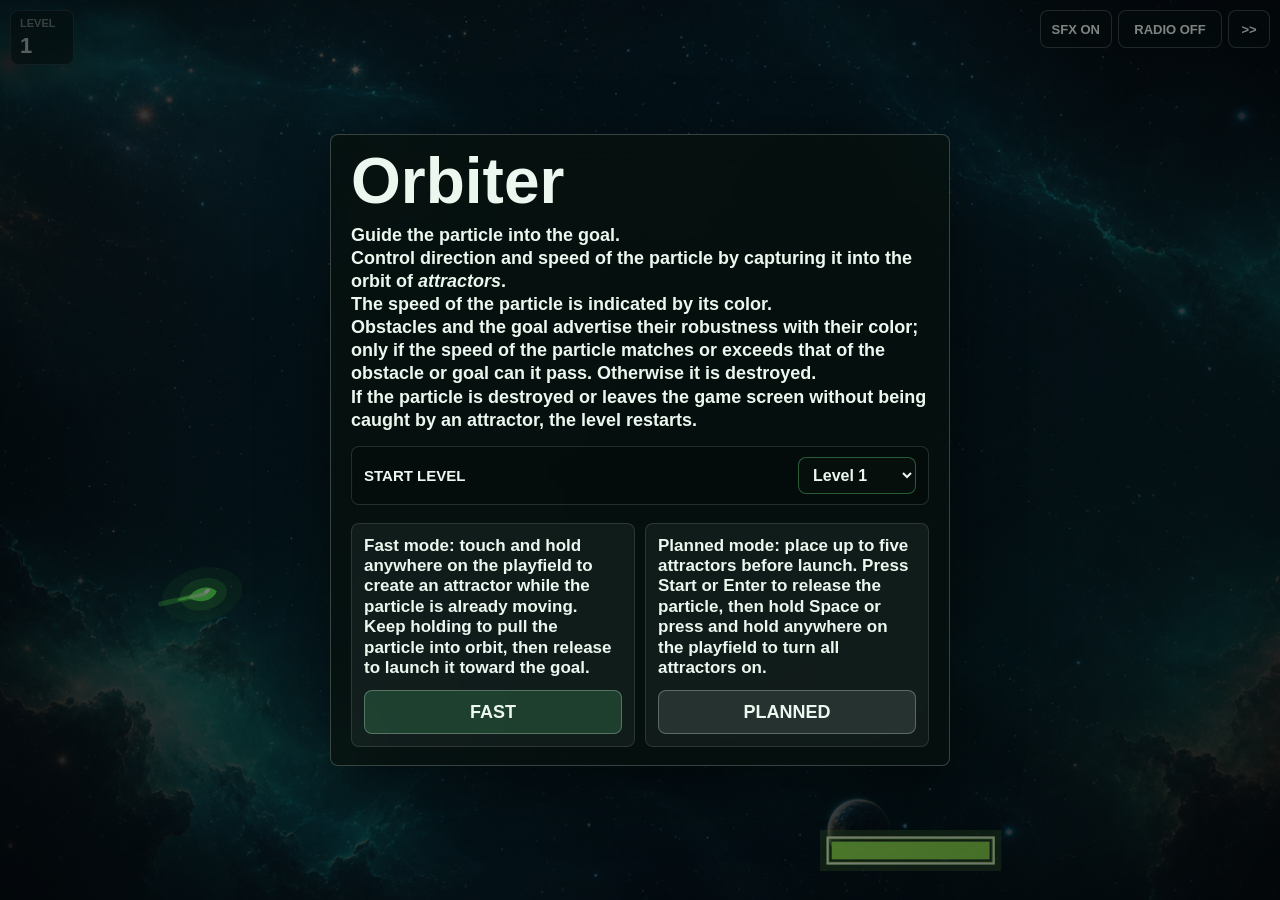
<file: index.html>
<!doctype html>
<html lang="en">
  <head>
    <meta charset="utf-8">
    <meta name="viewport" content="width=device-width, initial-scale=1, viewport-fit=cover">
    <title>Orbiter</title>
    <link rel="stylesheet" href="styles.css">
  </head>
  <body>
    <main class="shell" aria-label="Orbiter game">
      <canvas id="game" aria-label="Orbiter playfield"></canvas>
      <section class="hud" aria-live="polite">
        <div class="readouts">
          <div>
            <span>Level</span>
            <strong id="level">1</strong>
          </div>
        </div>
      </section>
      <div id="message" class="message" role="status"></div>
      <section id="overlay" class="overlay" aria-live="polite">
        <div class="overlay-panel">
          <h1 id="overlay-title">Orbiter</h1>
          <p id="overlay-copy">Guide the particle into the goal.<br>Control direction and speed by capturing it into the orbit of <em>attractors</em>.<br>The speed of the particle is indicated by its color.<br>Obstacles and the goal advertise their robustness with their color; only if the speed of the particle matches or exceeds that of the obstacle or goal can it pass. Otherwise it is destroyed.<br>If the particle is destroyed or leaves the game screen without being caught by an attractor, the level restarts.</p>
          <label id="level-select-wrap" class="level-select-wrap" hidden>
            <span>Start level</span>
            <select id="level-select" aria-label="Start level"></select>
          </label>
          <div class="overlay-actions">
            <div class="mode-choice">
              <p id="overlay-fast-copy"></p>
              <button id="overlay-action" type="button">Fast</button>
            </div>
            <div class="mode-choice">
              <p id="overlay-planned-copy"></p>
              <button id="overlay-secondary" type="button">Planned</button>
            </div>
          </div>
        </div>
      </section>
      <div id="planned-controls" class="planned-controls" hidden>
        <button id="launch" type="button">Start</button>
      </div>
      <div class="radio-controls" aria-label="Background radio">
        <button id="sfx-toggle" class="sfx-toggle" type="button" aria-pressed="false">
          <span>SFX on</span>
        </button>
        <button id="radio-toggle" class="radio-toggle" type="button" aria-pressed="false">
          <span>Radio off</span>
        </button>
        <button id="radio-next" class="radio-next" type="button" aria-label="Next track">&gt;&gt;</button>
      </div>
    </main>
    <script src="game.js"></script>
  </body>
</html>
</file>
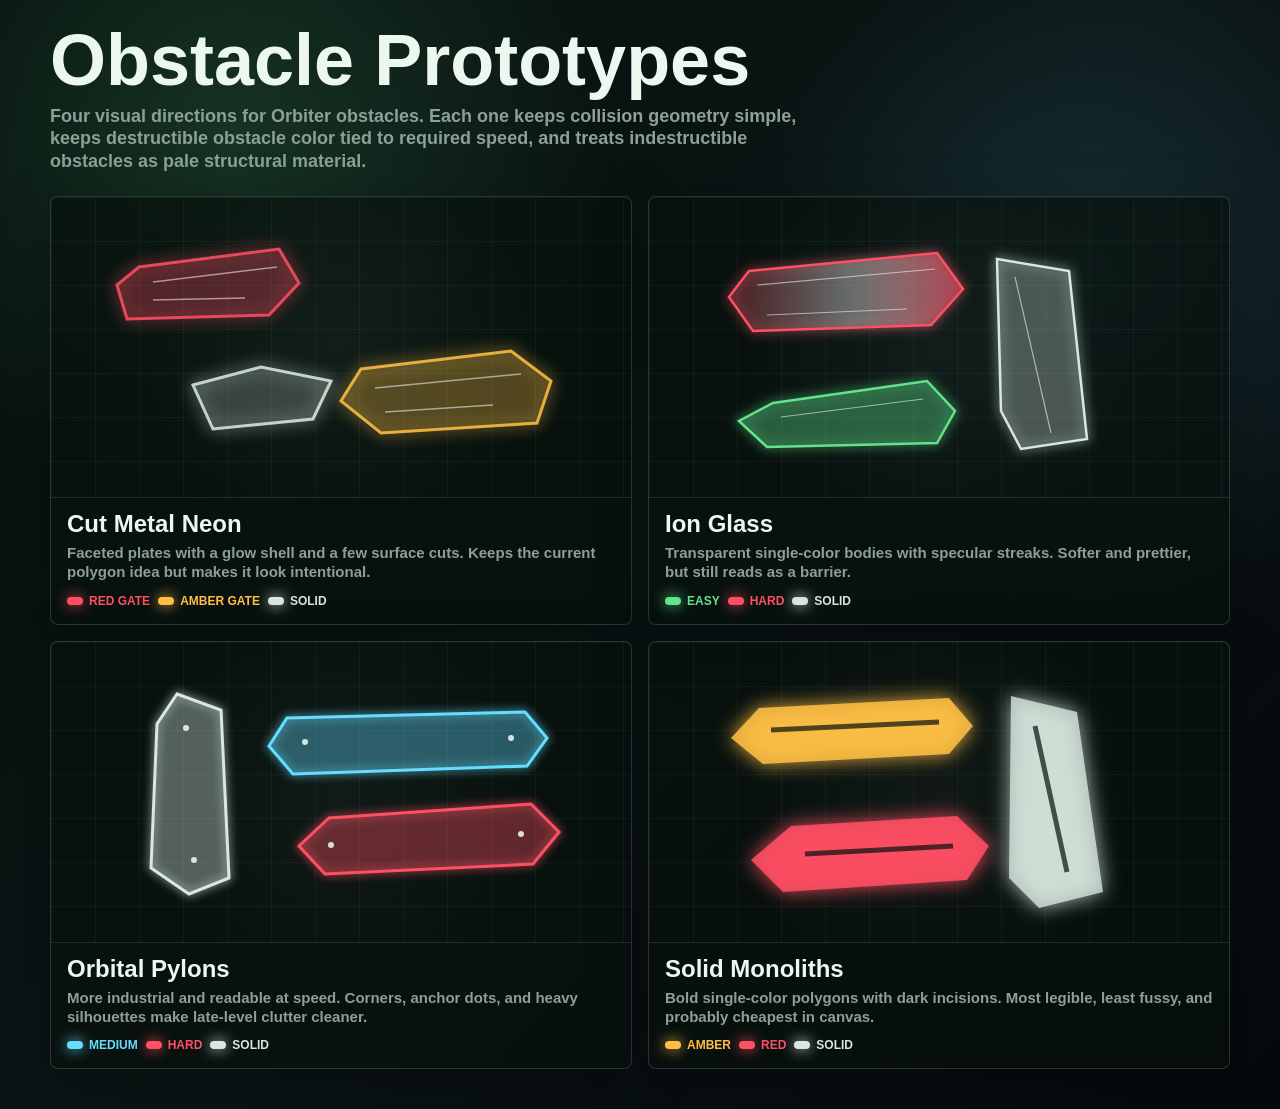
<file: obstacle-prototypes.html>
<!doctype html>
<html lang="en">
  <head>
    <meta charset="utf-8">
    <meta name="viewport" content="width=device-width, initial-scale=1">
    <title>Orbiter Obstacle Prototypes</title>
    <style>
      :root {
        --bg: #07110d;
        --ink: #ecf7ef;
        --muted: #8ca098;
        --blue: #66ddff;
        --green: #62e38c;
        --amber: #ffbf45;
        --red: #ff4f64;
        --solid: #d8e8df;
        --panel: rgba(7, 17, 13, 0.72);
      }

      * {
        box-sizing: border-box;
      }

      body {
        margin: 0;
        min-height: 100vh;
        background:
          radial-gradient(circle at 18% 12%, rgba(98, 227, 140, 0.16), transparent 24rem),
          radial-gradient(circle at 86% 24%, rgba(102, 221, 255, 0.13), transparent 22rem),
          linear-gradient(135deg, #06100d 0%, #0b1515 48%, #06090d 100%);
        color: var(--ink);
        font-family: "Avenir Next Condensed", "DIN Condensed", "Bahnschrift", sans-serif;
      }

      main {
        width: min(1180px, calc(100vw - 32px));
        margin: 0 auto;
        padding: 28px 0 40px;
      }

      h1 {
        margin: 0;
        font-size: clamp(36px, 8vw, 72px);
        line-height: 0.9;
        letter-spacing: 0;
      }

      .intro {
        max-width: 780px;
        margin: 12px 0 24px;
        color: var(--muted);
        font-size: 18px;
        font-weight: 800;
        line-height: 1.25;
      }

      .grid {
        display: grid;
        grid-template-columns: repeat(2, minmax(0, 1fr));
        gap: 16px;
      }

      .card {
        overflow: hidden;
        border: 1px solid rgba(236, 247, 239, 0.16);
        border-radius: 8px;
        background: var(--panel);
        box-shadow: 0 18px 60px rgba(0, 0, 0, 0.28);
      }

      .stage {
        position: relative;
        height: 300px;
        background:
          linear-gradient(rgba(236, 247, 239, 0.045) 1px, transparent 1px),
          linear-gradient(90deg, rgba(236, 247, 239, 0.045) 1px, transparent 1px),
          radial-gradient(circle at center, rgba(236, 247, 239, 0.04), transparent 62%);
        background-size: 44px 44px, 44px 44px, auto;
      }

      .caption {
        padding: 14px 16px 16px;
        border-top: 1px solid rgba(236, 247, 239, 0.12);
      }

      h2 {
        margin: 0;
        font-size: 24px;
        line-height: 1;
      }

      p {
        margin: 8px 0 0;
        color: var(--muted);
        font-size: 15px;
        font-weight: 800;
        line-height: 1.25;
      }

      svg {
        width: 100%;
        height: 100%;
        display: block;
      }

      .legend {
        display: flex;
        flex-wrap: wrap;
        gap: 8px;
        margin-top: 12px;
      }

      .chip {
        display: inline-flex;
        align-items: center;
        gap: 6px;
        color: var(--ink);
        font-size: 12px;
        font-weight: 900;
        text-transform: uppercase;
      }

      .swatch {
        width: 16px;
        height: 8px;
        border-radius: 8px;
        box-shadow: 0 0 14px currentColor;
      }

      @media (max-width: 760px) {
        .grid {
          grid-template-columns: 1fr;
        }

        .stage {
          height: 260px;
        }
      }
    </style>
  </head>
  <body>
    <main>
      <h1>Obstacle Prototypes</h1>
      <p class="intro">Four visual directions for Orbiter obstacles. Each one keeps collision geometry simple, keeps destructible obstacle color tied to required speed, and treats indestructible obstacles as pale structural material.</p>

      <section class="grid">
        <article class="card">
          <div class="stage">
            <svg viewBox="0 0 520 300" role="img" aria-label="Neon cut metal obstacles">
              <defs>
                <filter id="soft-glow" x="-60%" y="-60%" width="220%" height="220%">
                  <feGaussianBlur stdDeviation="8" result="blur"/>
                  <feMerge>
                    <feMergeNode in="blur"/>
                    <feMergeNode in="SourceGraphic"/>
                  </feMerge>
                </filter>
              </defs>
              <g filter="url(#soft-glow)" opacity="0.9">
                <polygon points="58,70 198,52 218,86 188,118 46,122 36,88" fill="rgba(255,79,100,0.18)" stroke="var(--red)" stroke-width="3"/>
                <polygon points="280,172 430,154 470,184 456,226 300,236 260,204" fill="rgba(255,191,69,0.18)" stroke="var(--amber)" stroke-width="3"/>
                <polygon points="112,188 180,170 250,184 232,222 132,232" fill="rgba(216,232,223,0.13)" stroke="var(--solid)" stroke-width="3"/>
              </g>
              <g opacity="0.52">
                <path d="M72 85 L196 70 M72 103 L164 101 M294 191 L440 177 M304 215 L412 208" stroke="white" stroke-width="1.5"/>
              </g>
            </svg>
          </div>
          <div class="caption">
            <h2>Cut Metal Neon</h2>
            <p>Faceted plates with a glow shell and a few surface cuts. Keeps the current polygon idea but makes it look intentional.</p>
            <div class="legend">
              <span class="chip" style="color: var(--red)"><span class="swatch" style="background: currentColor"></span> red gate</span>
              <span class="chip" style="color: var(--amber)"><span class="swatch" style="background: currentColor"></span> amber gate</span>
              <span class="chip" style="color: var(--solid)"><span class="swatch" style="background: currentColor"></span> solid</span>
            </div>
          </div>
        </article>

        <article class="card">
          <div class="stage">
            <svg viewBox="0 0 520 300" role="img" aria-label="Energy glass obstacles">
              <defs>
                <linearGradient id="glass-red" x1="0" x2="1">
                  <stop offset="0" stop-color="#ff4f64" stop-opacity="0.14"/>
                  <stop offset="0.5" stop-color="#ffffff" stop-opacity="0.2"/>
                  <stop offset="1" stop-color="#ff4f64" stop-opacity="0.42"/>
                </linearGradient>
                <filter id="glass-glow" x="-70%" y="-70%" width="240%" height="240%">
                  <feGaussianBlur stdDeviation="6" result="blur"/>
                  <feMerge>
                    <feMergeNode in="blur"/>
                    <feMergeNode in="SourceGraphic"/>
                  </feMerge>
                </filter>
              </defs>
              <g filter="url(#glass-glow)">
                <path d="M70 74 L258 56 L284 92 L252 128 L74 134 L50 100 Z" fill="url(#glass-red)" stroke="var(--red)" stroke-width="2.5"/>
                <path d="M318 62 L390 74 L408 242 L342 252 L322 214 Z" fill="rgba(216,232,223,0.16)" stroke="var(--solid)" stroke-width="2.5"/>
                <path d="M94 206 L248 184 L276 214 L258 246 L88 250 L60 224 Z" fill="rgba(98,227,140,0.2)" stroke="var(--green)" stroke-width="2.5"/>
              </g>
              <g opacity="0.55" stroke="white" stroke-width="1.2">
                <path d="M78 88 L256 72"/>
                <path d="M88 118 L228 112"/>
                <path d="M102 220 L244 202"/>
                <path d="M336 80 L372 236"/>
              </g>
            </svg>
          </div>
          <div class="caption">
            <h2>Ion Glass</h2>
            <p>Transparent single-color bodies with specular streaks. Softer and prettier, but still reads as a barrier.</p>
            <div class="legend">
              <span class="chip" style="color: var(--green)"><span class="swatch" style="background: currentColor"></span> easy</span>
              <span class="chip" style="color: var(--red)"><span class="swatch" style="background: currentColor"></span> hard</span>
              <span class="chip" style="color: var(--solid)"><span class="swatch" style="background: currentColor"></span> solid</span>
            </div>
          </div>
        </article>

        <article class="card">
          <div class="stage">
            <svg viewBox="0 0 520 300" role="img" aria-label="Orbital pylons">
              <defs>
                <filter id="pylon-glow" x="-50%" y="-50%" width="200%" height="200%">
                  <feGaussianBlur stdDeviation="5" result="blur"/>
                  <feMerge>
                    <feMergeNode in="blur"/>
                    <feMergeNode in="SourceGraphic"/>
                  </feMerge>
                </filter>
              </defs>
              <g filter="url(#pylon-glow)">
                <polygon points="96,52 140,68 148,236 108,252 70,226 76,82" fill="rgba(216,232,223,0.2)" stroke="var(--solid)" stroke-width="3"/>
                <polygon points="206,76 444,70 466,96 446,124 212,132 188,104" fill="rgba(102,221,255,0.2)" stroke="var(--blue)" stroke-width="3"/>
                <polygon points="248,176 450,162 478,190 452,222 244,232 218,204" fill="rgba(255,79,100,0.2)" stroke="var(--red)" stroke-width="3"/>
              </g>
              <g fill="rgba(236,247,239,0.88)">
                <circle cx="105" cy="86" r="3"/>
                <circle cx="113" cy="218" r="3"/>
                <circle cx="224" cy="100" r="3"/>
                <circle cx="430" cy="96" r="3"/>
                <circle cx="250" cy="203" r="3"/>
                <circle cx="440" cy="192" r="3"/>
              </g>
            </svg>
          </div>
          <div class="caption">
            <h2>Orbital Pylons</h2>
            <p>More industrial and readable at speed. Corners, anchor dots, and heavy silhouettes make late-level clutter cleaner.</p>
            <div class="legend">
              <span class="chip" style="color: var(--blue)"><span class="swatch" style="background: currentColor"></span> medium</span>
              <span class="chip" style="color: var(--red)"><span class="swatch" style="background: currentColor"></span> hard</span>
              <span class="chip" style="color: var(--solid)"><span class="swatch" style="background: currentColor"></span> solid</span>
            </div>
          </div>
        </article>

        <article class="card">
          <div class="stage">
            <svg viewBox="0 0 520 300" role="img" aria-label="Minimal monolith obstacles">
              <defs>
                <filter id="monolith-glow" x="-50%" y="-50%" width="200%" height="200%">
                  <feGaussianBlur stdDeviation="10" result="blur"/>
                  <feMerge>
                    <feMergeNode in="blur"/>
                    <feMergeNode in="SourceGraphic"/>
                  </feMerge>
                </filter>
              </defs>
              <g filter="url(#monolith-glow)">
                <path d="M80 66 L270 56 L294 84 L270 112 L84 122 L52 96 Z" fill="rgba(255,191,69,0.86)"/>
                <path d="M332 54 L398 70 L424 250 L360 266 L330 236 Z" fill="rgba(216,232,223,0.78)"/>
                <path d="M112 184 L278 174 L310 204 L288 238 L104 250 L72 218 Z" fill="rgba(255,79,100,0.88)"/>
              </g>
              <g fill="none" stroke="rgba(7,17,13,0.7)" stroke-width="5">
                <path d="M92 88 L260 80"/>
                <path d="M126 212 L274 204"/>
                <path d="M356 84 L388 230"/>
              </g>
            </svg>
          </div>
          <div class="caption">
            <h2>Solid Monoliths</h2>
            <p>Bold single-color polygons with dark incisions. Most legible, least fussy, and probably cheapest in canvas.</p>
            <div class="legend">
              <span class="chip" style="color: var(--amber)"><span class="swatch" style="background: currentColor"></span> amber</span>
              <span class="chip" style="color: var(--red)"><span class="swatch" style="background: currentColor"></span> red</span>
              <span class="chip" style="color: var(--solid)"><span class="swatch" style="background: currentColor"></span> solid</span>
            </div>
          </div>
        </article>
      </section>
    </main>
  </body>
</html>
</file>
<file: styles.css>
:root {
  --ink: #ecf7ef;
  --muted: #93a59a;
  --line: rgba(236, 247, 239, 0.16);
  --panel: rgba(7, 17, 13, 0.62);
  --hot: #ffbf45;
  --danger: #ff4f64;
  --goal: #62e38c;
  --level-bg: url("assets/level-1-bg.png");
}

* {
  box-sizing: border-box;
}

html,
body {
  width: 100%;
  height: 100%;
  margin: 0;
  overflow: hidden;
  background: #07110d;
  color: var(--ink);
  font-family: "Avenir Next Condensed", "DIN Condensed", "Bahnschrift", sans-serif;
}

body {
  touch-action: none;
  user-select: none;
  -webkit-user-select: none;
}

.shell {
  position: fixed;
  inset: 0;
  min-width: 0;
  min-height: 0;
  background:
    linear-gradient(rgba(3, 8, 11, 0.24), rgba(3, 8, 11, 0.44)),
    radial-gradient(circle at center, transparent 0%, rgba(2, 7, 10, 0.18) 58%, rgba(2, 7, 10, 0.68) 100%),
    var(--level-bg) center / cover no-repeat,
    linear-gradient(140deg, #07110d 0%, #0f2119 47%, #10140f 100%);
}

.shell::before {
  content: "";
  position: absolute;
  inset: 0;
  pointer-events: none;
  opacity: 0.1;
  background-image:
    linear-gradient(var(--line) 1px, transparent 1px),
    linear-gradient(90deg, var(--line) 1px, transparent 1px);
  background-size: 44px 44px;
  mask-image: radial-gradient(circle at center, black, transparent 82%);
}

.shell::after {
  content: "";
  position: absolute;
  inset: 0;
  pointer-events: none;
  background:
    radial-gradient(circle at 50% 48%, transparent 0%, transparent 45%, rgba(0, 0, 0, 0.34) 100%),
    linear-gradient(rgba(255, 255, 255, 0.035) 1px, transparent 1px);
  background-size: auto, 100% 3px;
  mix-blend-mode: multiply;
}

#game {
  position: absolute;
  inset: 0;
  width: 100%;
  height: 100%;
  display: block;
  cursor: crosshair;
}

.hud {
  position: absolute;
  top: max(10px, env(safe-area-inset-top));
  left: max(10px, env(safe-area-inset-left));
  pointer-events: none;
}

.readouts {
  display: grid;
  grid-template-columns: minmax(48px, 64px);
}

.readouts div {
  min-height: 50px;
  padding: 7px 9px;
  border: 1px solid var(--line);
  border-radius: 8px;
  background: var(--panel);
  backdrop-filter: blur(14px);
  box-shadow: 0 10px 36px rgba(0, 0, 0, 0.22);
}

.readouts span,
.readouts strong {
  display: block;
  line-height: 1;
  text-align: left;
}

.readouts span {
  color: var(--muted);
  font-size: 11px;
  font-weight: 800;
  text-transform: uppercase;
}

.readouts strong {
  margin-top: 6px;
  color: var(--ink);
  font-size: 22px;
  font-weight: 900;
}

.message {
  position: absolute;
  left: 50%;
  bottom: max(18px, env(safe-area-inset-bottom));
  transform: translateX(-50%);
  min-width: min(280px, calc(100vw - 32px));
  max-width: calc(100vw - 32px);
  padding: 10px 14px;
  border: 1px solid var(--line);
  border-radius: 8px;
  background: rgba(7, 17, 13, 0.7);
  color: var(--ink);
  font-size: 15px;
  font-weight: 800;
  line-height: 1.15;
  text-align: center;
  opacity: 0;
  transition: opacity 180ms ease, transform 180ms ease;
  pointer-events: none;
}

.message.show {
  opacity: 1;
  transform: translateX(-50%) translateY(-4px);
}

.overlay {
  position: absolute;
  inset: 0;
  z-index: 5;
  display: grid;
  place-items: center;
  padding: 22px;
  background: rgba(3, 8, 11, 0.48);
  opacity: 0;
  pointer-events: none;
  transition: opacity 160ms ease;
}

.overlay.show {
  opacity: 1;
  pointer-events: auto;
}

.overlay.loss {
  pointer-events: none;
}

.overlay.loss .overlay-panel {
  width: auto;
  max-width: min(420px, 100%);
  border: 0;
  background: transparent;
  box-shadow: none;
  backdrop-filter: none;
  text-align: center;
}

.overlay.loss .overlay-actions {
  display: none;
}

.overlay.loss h1 {
  text-shadow: 0 0 18px rgba(236, 247, 239, 0.52);
}

.overlay.loss p {
  text-shadow: 0 0 14px rgba(98, 227, 140, 0.46);
}

.overlay-panel {
  width: min(620px, 100%);
  max-height: calc(100dvh - 44px);
  overflow: auto;
  padding: 18px 20px;
  border: 1px solid rgba(236, 247, 239, 0.22);
  border-radius: 8px;
  background: rgba(7, 17, 13, 0.72);
  backdrop-filter: blur(14px);
  box-shadow: 0 18px 70px rgba(0, 0, 0, 0.42);
}

.overlay h1 {
  margin: 0;
  font-size: clamp(34px, 9vw, 64px);
  line-height: 0.9;
}

.overlay p {
  margin: 14px 0 0;
  color: var(--ink);
  font-size: clamp(16px, 4vw, 20px);
  font-weight: 800;
  line-height: 1.2;
}

.overlay.start #overlay-copy {
  font-size: clamp(14px, 2.8vw, 18px);
  line-height: 1.28;
}

.level-select-wrap {
  display: flex;
  align-items: center;
  justify-content: space-between;
  gap: 12px;
  margin-top: 14px;
  padding: 10px 12px;
  border: 1px solid rgba(236, 247, 239, 0.14);
  border-radius: 8px;
  background: rgba(3, 8, 11, 0.34);
  color: var(--ink);
  font-size: 15px;
  font-weight: 900;
  text-transform: uppercase;
}

.level-select-wrap[hidden] {
  display: none;
}

.level-select-wrap select {
  min-width: 118px;
  border: 1px solid rgba(98, 227, 140, 0.36);
  border-radius: 8px;
  background: rgba(7, 17, 13, 0.9);
  color: var(--ink);
  font: 900 16px/1 "Avenir Next Condensed", "DIN Condensed", "Bahnschrift", sans-serif;
  padding: 8px 10px;
}

.overlay-actions {
  display: grid;
  grid-template-columns: repeat(2, minmax(0, 1fr));
  gap: 10px;
  margin-top: 18px;
}

.mode-choice {
  display: flex;
  min-height: 148px;
  flex-direction: column;
  justify-content: space-between;
  gap: 12px;
  padding: 12px;
  border: 1px solid rgba(236, 247, 239, 0.12);
  border-radius: 8px;
  background: rgba(236, 247, 239, 0.05);
}

.mode-choice p {
  margin: 0;
  color: var(--ink);
  font-size: clamp(14px, 3vw, 17px);
  line-height: 1.2;
}

.overlay button,
.planned-controls button {
  margin-top: 18px;
  min-width: 108px;
  min-height: 44px;
  border: 1px solid rgba(236, 247, 239, 0.28);
  border-radius: 8px;
  background: rgba(98, 227, 140, 0.18);
  color: var(--ink);
  font: 900 18px/1 "Avenir Next Condensed", "DIN Condensed", "Bahnschrift", sans-serif;
  text-transform: uppercase;
}

.overlay button {
  margin-top: 0;
}

.overlay button.secondary {
  background: rgba(236, 247, 239, 0.1);
}

.overlay button:active,
.planned-controls button:active {
  transform: translateY(1px);
  background: rgba(98, 227, 140, 0.3);
}

.planned-controls {
  position: absolute;
  right: max(10px, env(safe-area-inset-right));
  bottom: max(10px, env(safe-area-inset-bottom));
  z-index: 4;
  display: flex;
  gap: 8px;
}

.planned-controls[hidden] {
  display: none;
}

.planned-controls button {
  margin-top: 0;
  min-width: 92px;
  background: rgba(7, 17, 13, 0.62);
  backdrop-filter: blur(12px);
}

.radio-controls {
  position: absolute;
  right: max(10px, env(safe-area-inset-right));
  top: max(10px, env(safe-area-inset-top));
  z-index: 4;
  display: flex;
  max-width: calc(100vw - 20px - env(safe-area-inset-left) - env(safe-area-inset-right));
  gap: 6px;
  justify-content: flex-end;
}

.sfx-toggle,
.radio-toggle,
.radio-next {
  min-width: 104px;
  min-height: 38px;
  padding: 8px 11px;
  border: 1px solid rgba(236, 247, 239, 0.24);
  border-radius: 8px;
  background: rgba(7, 17, 13, 0.62);
  color: var(--ink);
  font: 900 13px/1 "Avenir Next Condensed", "DIN Condensed", "Bahnschrift", sans-serif;
  text-transform: uppercase;
  backdrop-filter: blur(12px);
}

.sfx-toggle {
  min-width: 72px;
}

.radio-next {
  min-width: 42px;
  padding-inline: 10px;
}

.sfx-toggle[aria-pressed="true"] {
  border-color: rgba(255, 79, 100, 0.42);
  background: rgba(255, 79, 100, 0.14);
}

.radio-toggle[aria-pressed="true"] {
  border-color: rgba(98, 227, 140, 0.44);
  background: rgba(98, 227, 140, 0.16);
}

.sfx-toggle:active,
.radio-toggle:active,
.radio-next:active {
  transform: translateY(1px);
}

.sfx-toggle span,
.radio-toggle span {
  display: block;
  overflow: hidden;
  text-overflow: ellipsis;
  white-space: nowrap;
}

@media (max-width: 560px) {
  .readouts {
    grid-template-columns: 48px;
  }

  .readouts div {
    min-height: 44px;
    padding: 7px;
  }

  .readouts strong {
    font-size: 20px;
  }

  .overlay-panel {
    padding: 16px;
  }

  .overlay-actions {
    grid-template-columns: 1fr;
  }

  .mode-choice {
    min-height: 0;
  }

  .sfx-toggle,
  .radio-toggle {
    min-width: 92px;
    max-width: 42vw;
    min-height: 34px;
    padding: 7px 9px;
    font-size: 12px;
  }

  .sfx-toggle {
    min-width: 68px;
    max-width: 24vw;
  }

  .radio-next {
    min-width: 38px;
    min-height: 34px;
    padding: 7px 8px;
    font-size: 12px;
  }
}
</file>
